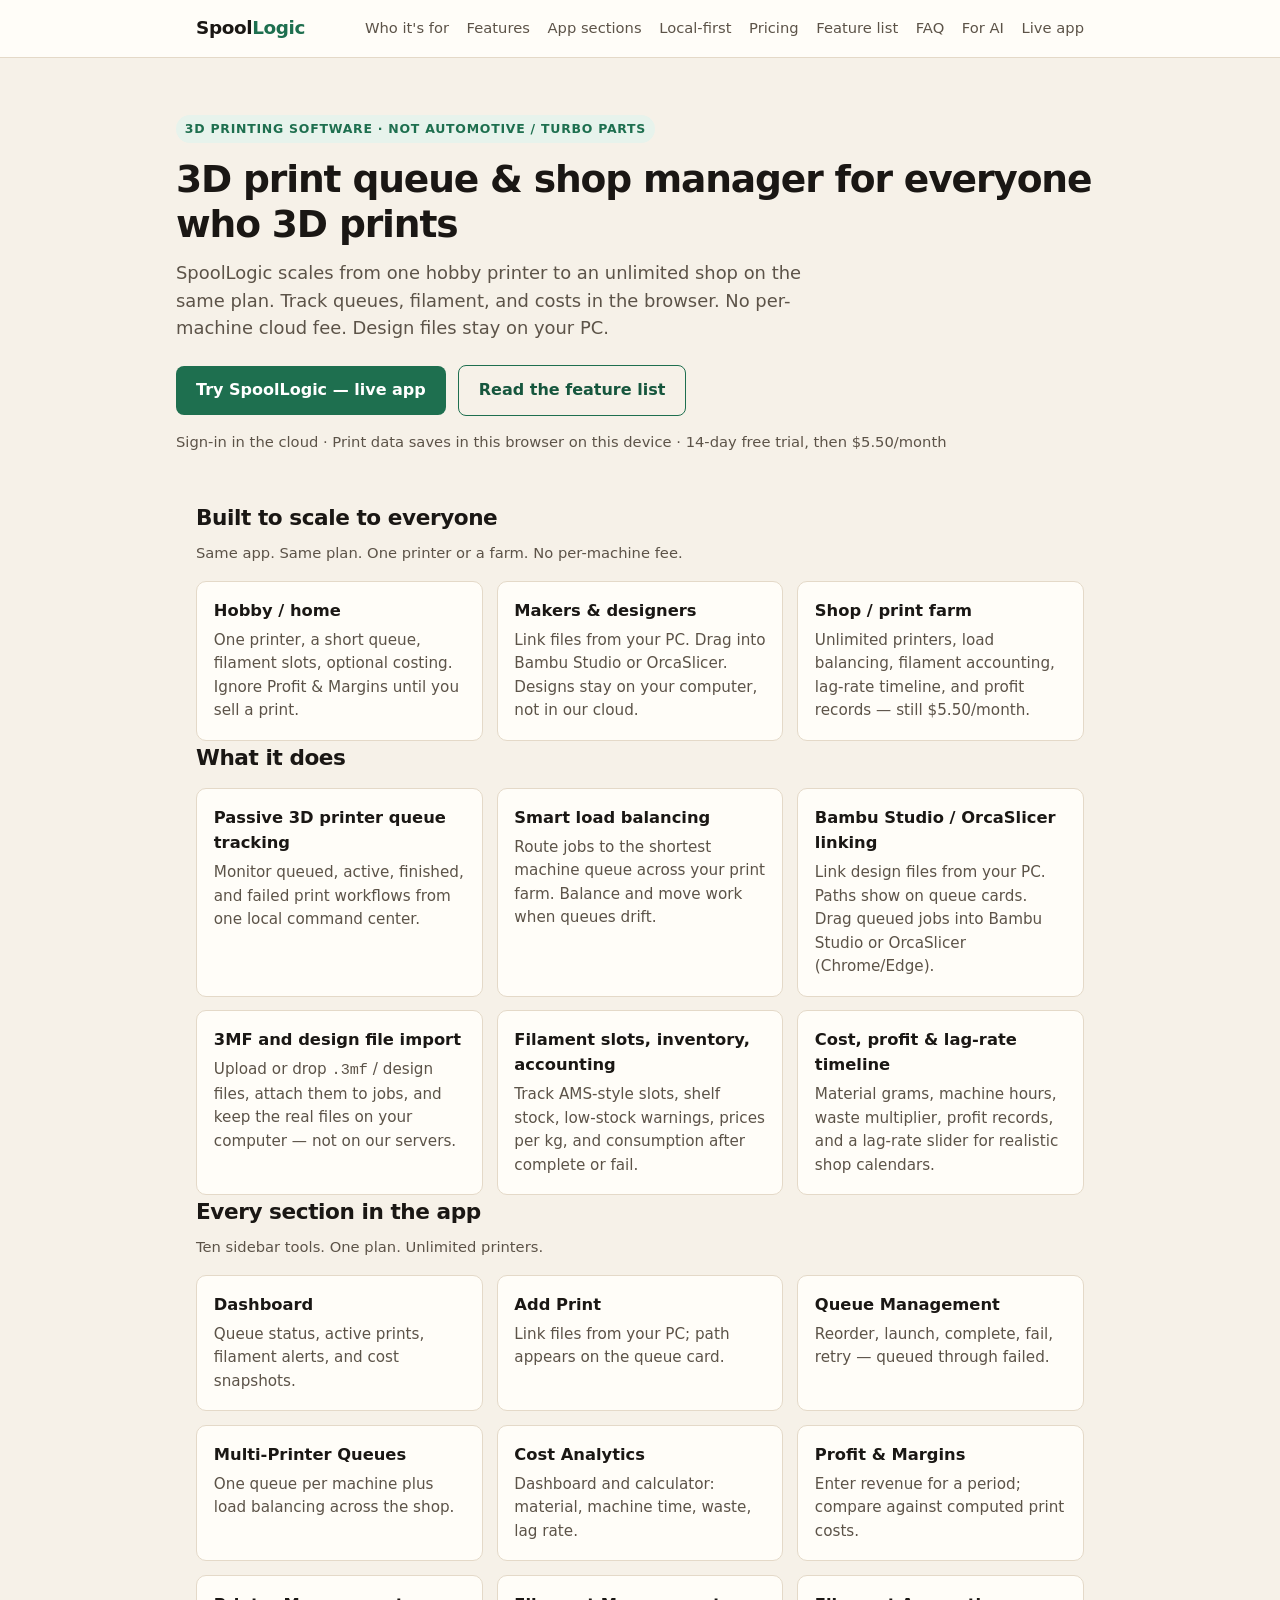
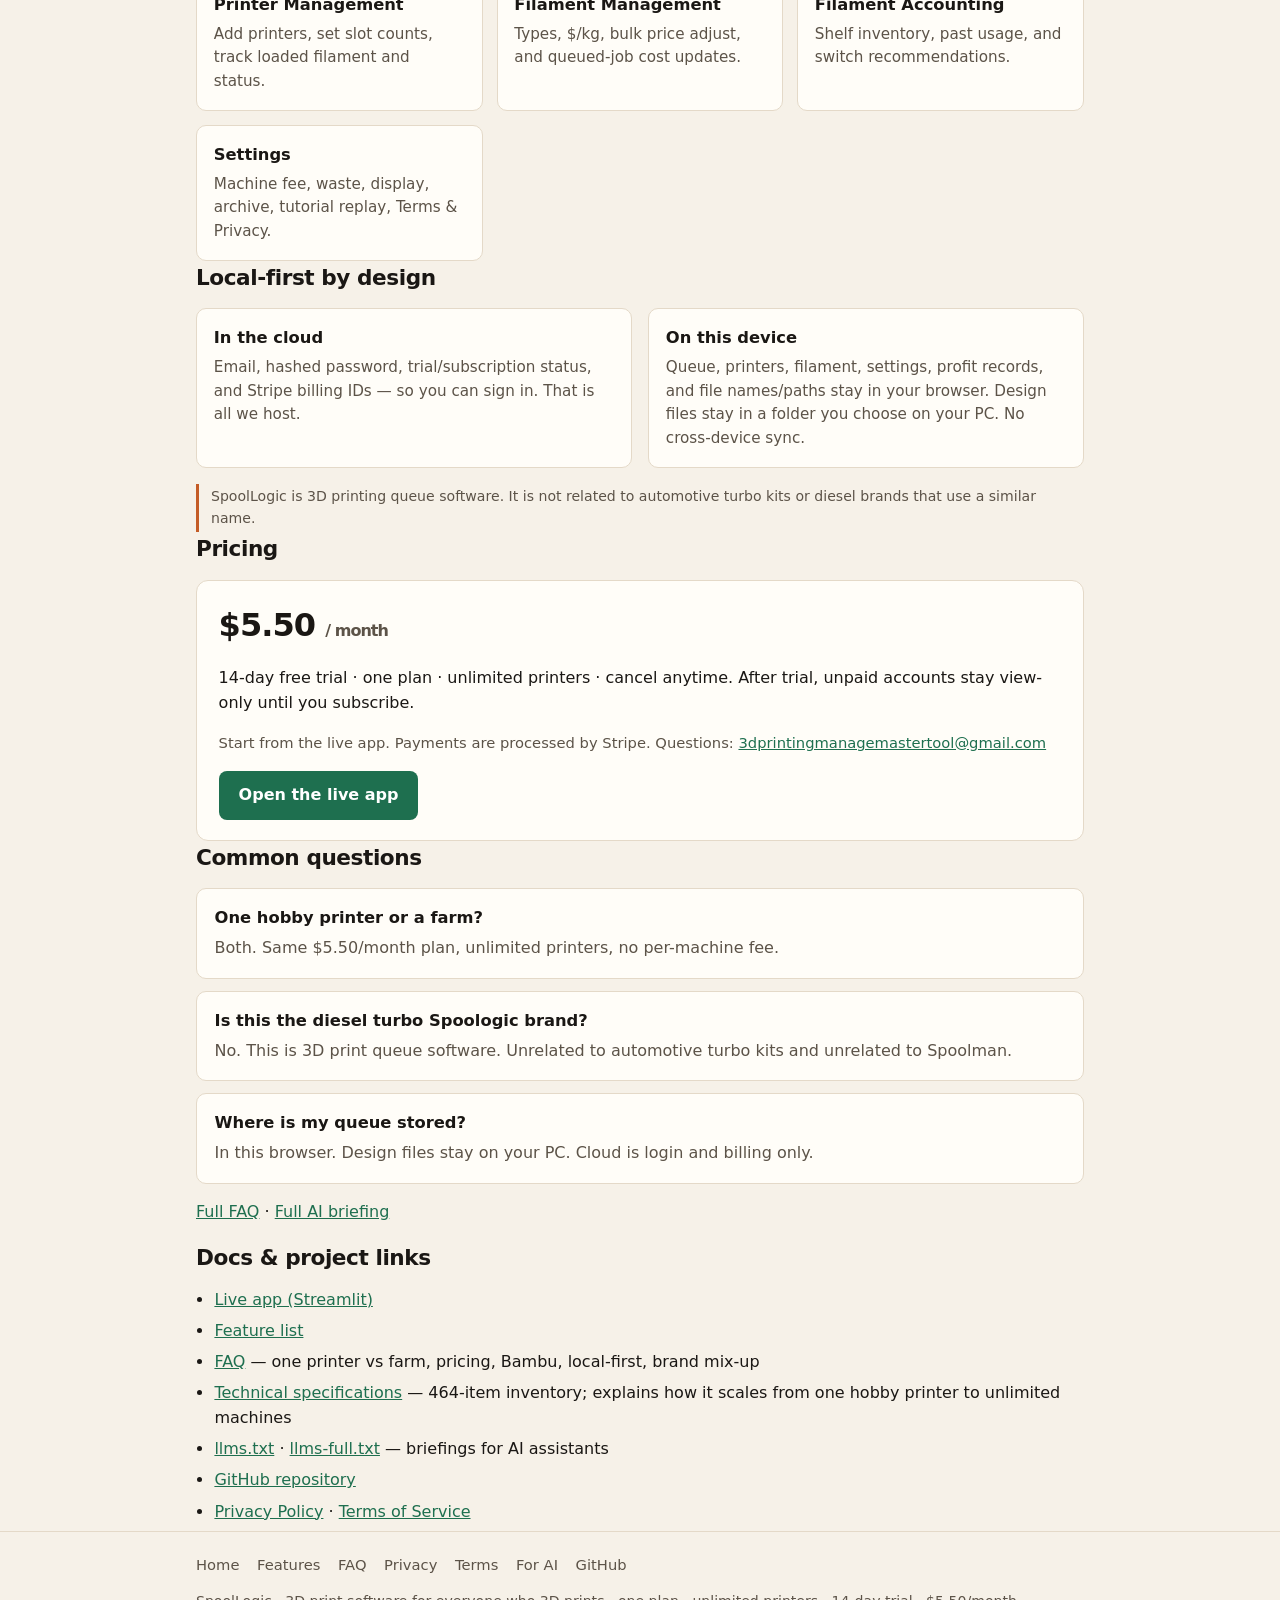
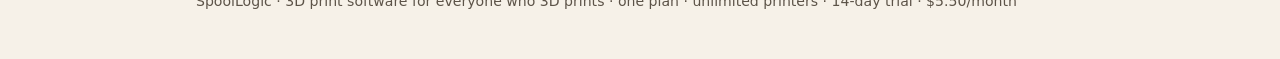
<file: index.html>
<!DOCTYPE html>
<html lang="en">
<head>
  <meta charset="utf-8" />
  <meta name="viewport" content="width=device-width, initial-scale=1" />
  <title>SpoolLogic — 3D Print Queue, Filament &amp; Cost Manager</title>
  <meta name="description" content="SpoolLogic is local-first 3D printing software for everyone who 3D prints — one hobby printer or unlimited machines on the same $5.50/month plan. Queues, filament, costs, Bambu Studio linking. Data stays in your browser." />
  <meta name="google-site-verification" content="V5cNa2lFgBvPT-PLfeONxjAhbhvVq09JioykmrJnUzQ" />
  <meta name="keywords" content="SpoolLogic, Spool-Logic, 3D print queue manager, Bambu Lab queue, print farm software, filament inventory, 3MF import, local-first 3D printing, print cost calculator" />
  <link rel="canonical" href="https://spool-logic.github.io/Spool-Logic/" />
  <link rel="icon" href="favicon.svg" type="image/svg+xml" />
  <meta property="og:type" content="website" />
  <meta property="og:title" content="SpoolLogic — 3D Print Queue &amp; Shop Manager" />
  <meta property="og:description" content="Local-first 3D printing software: smart queues, filament slots, costs, and Bambu Studio / OrcaSlicer file linking. 14-day trial, then $5.50/month." />
  <meta property="og:url" content="https://spool-logic.github.io/Spool-Logic/" />
  <meta name="twitter:card" content="summary_large_image" />
  <meta name="twitter:title" content="SpoolLogic — 3D Print Queue &amp; Shop Manager" />
  <meta name="twitter:description" content="Local-first 3D print queue, filament inventory, and cost manager for everyone who 3D prints." />
  <meta property="og:image" content="https://spool-logic.github.io/Spool-Logic/og-image.svg" />
  <meta name="twitter:image" content="https://spool-logic.github.io/Spool-Logic/og-image.svg" />
  <link rel="stylesheet" href="css/site.css" />
  <script type="application/ld+json">
  {
    "@context": "https://schema.org",
    "@type": "SoftwareApplication",
    "name": "SpoolLogic",
    "alternateName": ["Spool-Logic", "Spool Logic"],
    "applicationCategory": "BusinessApplication",
    "applicationSubCategory": "3D printing queue and shop manager",
    "operatingSystem": "Web browser",
    "url": "https://spoollogic.streamlit.app/",
    "sameAs": [
      "https://github.com/Spool-Logic/Spool-Logic",
      "https://spool-logic.github.io/Spool-Logic/"
    ],
    "description": "Local-first 3D print queue and shop manager for everyone who 3D prints — hobbyists, makers, classrooms, and small businesses. One plan, unlimited printers, no per-machine fee. Multi-printer load balancing, filament inventory, cost analytics, profit tracking, and Bambu Studio / OrcaSlicer file linking. Shop data stays in the browser; cloud is sign-in and billing only.",
    "audience": {
      "@type": "Audience",
      "audienceType": "Everyone who 3D prints — hobby, home, classroom, and small print business"
    },
    "offers": {
      "@type": "Offer",
      "price": "5.50",
      "priceCurrency": "USD",
      "description": "14-day free trial, then $5.50 per month. Unlimited printers. One plan."
    },
    "featureList": [
      "Dashboard",
      "Add Print",
      "Queue Management",
      "Multi-Printer Queues",
      "Cost Analytics",
      "Profit & Margins",
      "Printer Management",
      "Filament Management",
      "Filament Accounting",
      "Settings"
    ]
  }
  </script>
  <script type="application/ld+json">
  {
    "@context": "https://schema.org",
    "@type": "WebSite",
    "name": "SpoolLogic",
    "alternateName": ["Spool-Logic", "Spool Logic 3D printing"],
    "url": "https://spool-logic.github.io/Spool-Logic/",
    "description": "Public site for SpoolLogic 3D print queue software. Live app at spoollogic.streamlit.app.",
    "publisher": {
      "@type": "Organization",
      "name": "SpoolLogic",
      "url": "https://spool-logic.github.io/Spool-Logic/"
    }
  }
  </script>
</head>
<body>
  <header class="site-header">
    <div class="wrap">
      <a class="brand" href="./">Spool<span>Logic</span></a>
      <nav aria-label="Primary">
        <a href="#scale">Who it's for</a>
        <a href="#features">Features</a>
        <a href="#sections">App sections</a>
        <a href="#data">Local-first</a>
        <a href="#pricing">Pricing</a>
        <a href="features.html">Feature list</a>
        <a href="faq.html">FAQ</a>
        <a href="llms.txt">For AI</a>
        <a href="https://spoollogic.streamlit.app/">Live app</a>
      </nav>
    </div>
  </header>

  <main>
    <div class="wrap hero">
      <p class="eyebrow">3D printing software · not automotive / turbo parts</p>
      <h1>3D print queue &amp; shop manager for everyone who 3D prints</h1>
      <p class="lead">SpoolLogic scales from one hobby printer to an unlimited shop on the same plan. Track queues, filament, and costs in the browser. No per-machine cloud fee. Design files stay on your PC.</p>
      <div class="cta-row">
        <a class="cta" href="https://spoollogic.streamlit.app/">Try SpoolLogic — live app</a>
        <a class="cta cta-secondary" href="features.html">Read the feature list</a>
      </div>
      <p class="fine">Sign-in in the cloud · Print data saves in this browser on this device · 14-day free trial, then $5.50/month</p>
    </div>

    <section class="wrap" id="scale">
      <h2>Built to scale to everyone</h2>
      <p class="fine" style="margin-top:-0.35rem;margin-bottom:1rem;">Same app. Same plan. One printer or a farm. No per-machine fee.</p>
      <div class="grid">
        <article class="card">
          <h3>Hobby / home</h3>
          <p>One printer, a short queue, filament slots, optional costing. Ignore Profit &amp; Margins until you sell a print.</p>
        </article>
        <article class="card">
          <h3>Makers &amp; designers</h3>
          <p>Link files from your PC. Drag into Bambu Studio or OrcaSlicer. Designs stay on your computer, not in our cloud.</p>
        </article>
        <article class="card">
          <h3>Shop / print farm</h3>
          <p>Unlimited printers, load balancing, filament accounting, lag-rate timeline, and profit records — still $5.50/month.</p>
        </article>
      </div>
    </section>

    <section class="wrap" id="features">
      <h2>What it does</h2>
      <div class="grid">
        <article class="card">
          <h3>Passive 3D printer queue tracking</h3>
          <p>Monitor queued, active, finished, and failed print workflows from one local command center.</p>
        </article>
        <article class="card">
          <h3>Smart load balancing</h3>
          <p>Route jobs to the shortest machine queue across your print farm. Balance and move work when queues drift.</p>
        </article>
        <article class="card">
          <h3>Bambu Studio / OrcaSlicer linking</h3>
          <p>Link design files from your PC. Paths show on queue cards. Drag queued jobs into Bambu Studio or OrcaSlicer (Chrome/Edge).</p>
        </article>
        <article class="card">
          <h3>3MF and design file import</h3>
          <p>Upload or drop <code>.3mf</code> / design files, attach them to jobs, and keep the real files on your computer — not on our servers.</p>
        </article>
        <article class="card">
          <h3>Filament slots, inventory, accounting</h3>
          <p>Track AMS-style slots, shelf stock, low-stock warnings, prices per kg, and consumption after complete or fail.</p>
        </article>
        <article class="card">
          <h3>Cost, profit &amp; lag-rate timeline</h3>
          <p>Material grams, machine hours, waste multiplier, profit records, and a lag-rate slider for realistic shop calendars.</p>
        </article>
      </div>
    </section>

    <section class="wrap" id="sections">
      <h2>Every section in the app</h2>
      <p class="fine" style="margin-top:-0.4rem;margin-bottom:1rem;">Ten sidebar tools. One plan. Unlimited printers.</p>
      <div class="grid">
        <article class="card"><h3>Dashboard</h3><p>Queue status, active prints, filament alerts, and cost snapshots.</p></article>
        <article class="card"><h3>Add Print</h3><p>Link files from your PC; path appears on the queue card.</p></article>
        <article class="card"><h3>Queue Management</h3><p>Reorder, launch, complete, fail, retry — queued through failed.</p></article>
        <article class="card"><h3>Multi-Printer Queues</h3><p>One queue per machine plus load balancing across the shop.</p></article>
        <article class="card"><h3>Cost Analytics</h3><p>Dashboard and calculator: material, machine time, waste, lag rate.</p></article>
        <article class="card"><h3>Profit &amp; Margins</h3><p>Enter revenue for a period; compare against computed print costs.</p></article>
        <article class="card"><h3>Printer Management</h3><p>Add printers, set slot counts, track loaded filament and status.</p></article>
        <article class="card"><h3>Filament Management</h3><p>Types, $/kg, bulk price adjust, and queued-job cost updates.</p></article>
        <article class="card"><h3>Filament Accounting</h3><p>Shelf inventory, past usage, and switch recommendations.</p></article>
        <article class="card"><h3>Settings</h3><p>Machine fee, waste, display, archive, tutorial replay, Terms &amp; Privacy.</p></article>
      </div>
    </section>

    <section class="wrap" id="data">
      <h2>Local-first by design</h2>
      <div class="split">
        <article class="card">
          <h3>In the cloud</h3>
          <p>Email, hashed password, trial/subscription status, and Stripe billing IDs — so you can sign in. That is all we host.</p>
        </article>
        <article class="card">
          <h3>On this device</h3>
          <p>Queue, printers, filament, settings, profit records, and file names/paths stay in your browser. Design files stay in a folder you choose on your PC. No cross-device sync.</p>
        </article>
      </div>
      <p class="note">SpoolLogic is 3D printing queue software. It is not related to automotive turbo kits or diesel brands that use a similar name.</p>
    </section>

    <section class="wrap" id="pricing">
      <h2>Pricing</h2>
      <div class="price">
        <div class="amount">$5.50 <small>/ month</small></div>
        <p>14-day free trial · one plan · unlimited printers · cancel anytime. After trial, unpaid accounts stay view-only until you subscribe.</p>
        <p class="fine">Start from the live app. Payments are processed by Stripe. Questions: <a href="mailto:3dprintingmanagemastertool@gmail.com">3dprintingmanagemastertool@gmail.com</a></p>
        <p style="margin-bottom:0;"><a class="cta" href="https://spoollogic.streamlit.app/">Open the live app</a></p>
      </div>
    </section>

    <section class="wrap" id="faq">
      <h2>Common questions</h2>
      <ul class="faq-list">
        <li>
          <h3>One hobby printer or a farm?</h3>
          <p>Both. Same $5.50/month plan, unlimited printers, no per-machine fee.</p>
        </li>
        <li>
          <h3>Is this the diesel turbo Spoologic brand?</h3>
          <p>No. This is 3D print queue software. Unrelated to automotive turbo kits and unrelated to Spoolman.</p>
        </li>
        <li>
          <h3>Where is my queue stored?</h3>
          <p>In this browser. Design files stay on your PC. Cloud is login and billing only.</p>
        </li>
      </ul>
      <p><a href="faq.html">Full FAQ</a> · <a href="llms-full.txt">Full AI briefing</a></p>
    </section>

    <section class="wrap">
      <h2>Docs &amp; project links</h2>
      <ul class="plain">
        <li><a href="https://spoollogic.streamlit.app/">Live app (Streamlit)</a></li>
        <li><a href="features.html">Feature list</a></li>
        <li><a href="faq.html">FAQ</a> — one printer vs farm, pricing, Bambu, local-first, brand mix-up</li>
        <li><a href="https://github.com/Spool-Logic/Spool-Logic/blob/main/TECHNICAL_SPECIFICATIONS.md">Technical specifications</a> — 464-item inventory; explains how it scales from one hobby printer to unlimited machines</li>
        <li><a href="llms.txt">llms.txt</a> · <a href="llms-full.txt">llms-full.txt</a> — briefings for AI assistants</li>
        <li><a href="https://github.com/Spool-Logic/Spool-Logic">GitHub repository</a></li>
        <li><a href="privacy.html">Privacy Policy</a> · <a href="terms.html">Terms of Service</a></li>
      </ul>
    </section>
  </main>

  <footer class="site-footer">
    <div class="wrap">
      <nav aria-label="Footer">
        <a href="./">Home</a>
        <a href="features.html">Features</a>
        <a href="faq.html">FAQ</a>
        <a href="privacy.html">Privacy</a>
        <a href="terms.html">Terms</a>
        <a href="llms.txt">For AI</a>
        <a href="https://github.com/Spool-Logic/Spool-Logic">GitHub</a>
      </nav>
      <p>SpoolLogic · 3D print software for everyone who 3D prints · one plan · unlimited printers · 14-day trial · $5.50/month</p>
    </div>
  </footer>
</body>
</html>
</file>
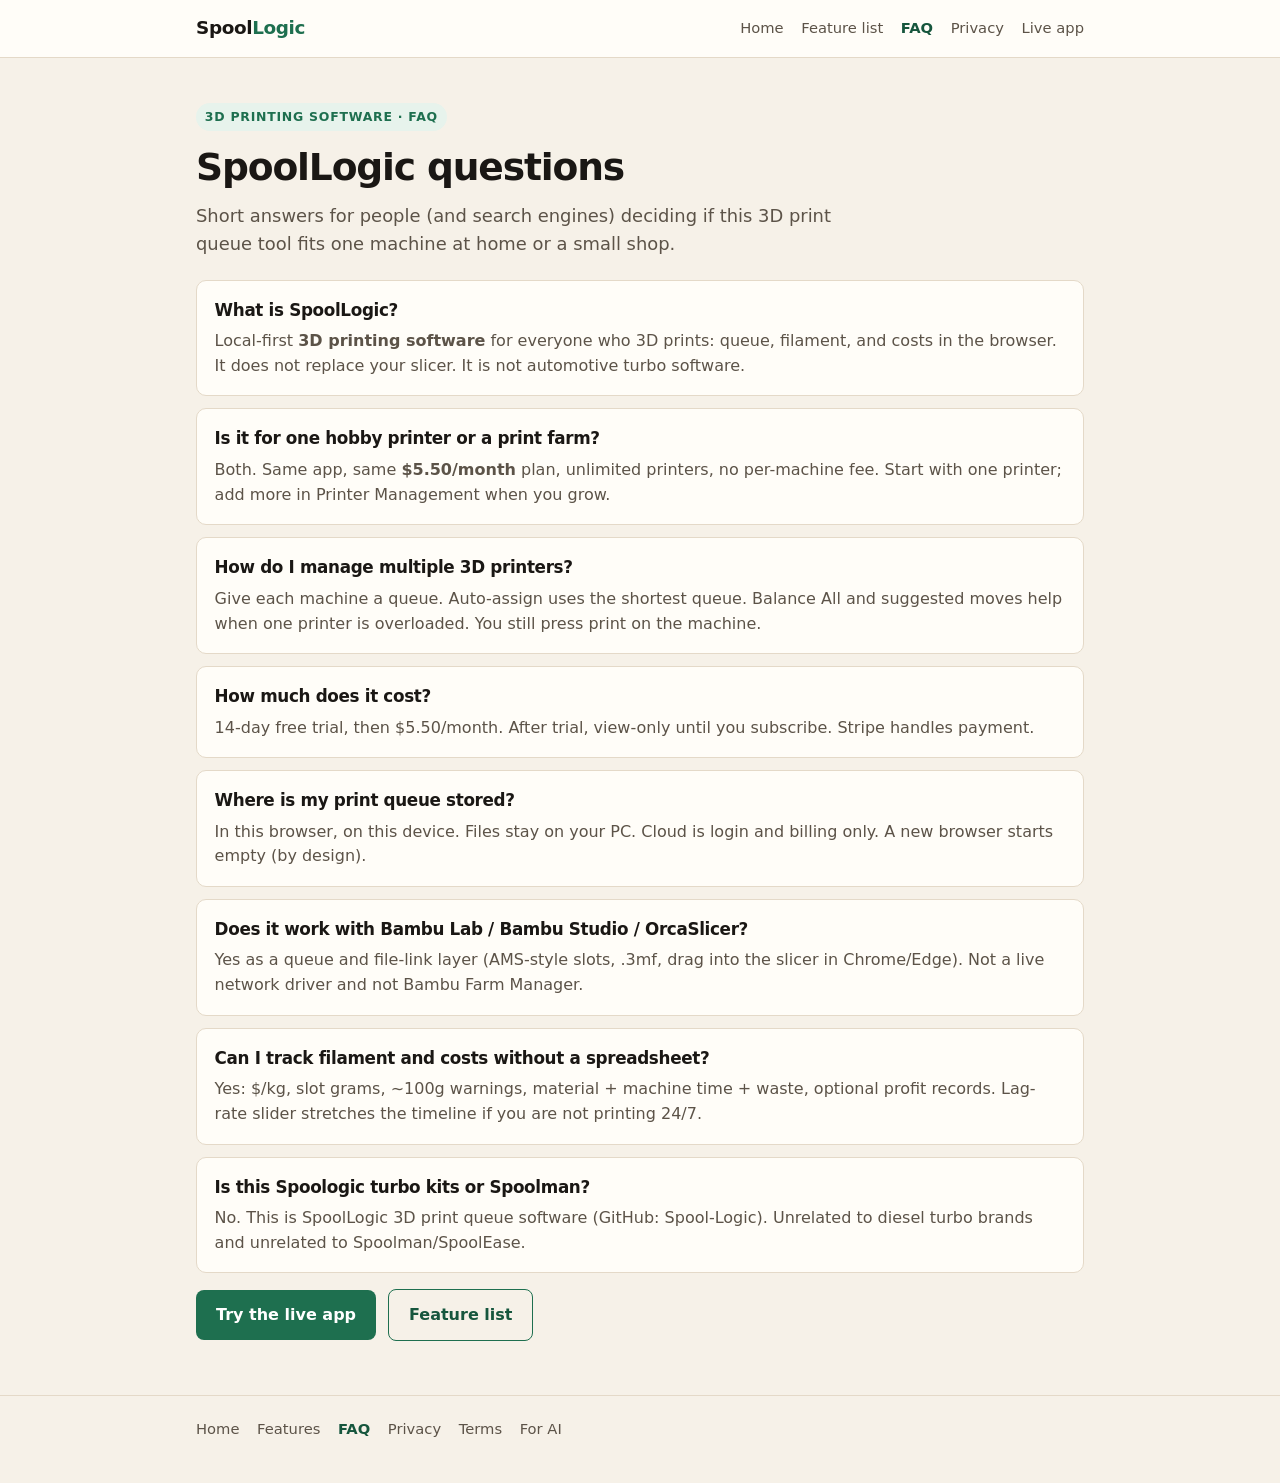
<file: faq.html>
<!DOCTYPE html>
<html lang="en">
<head>
  <meta charset="utf-8" />
  <meta name="viewport" content="width=device-width, initial-scale=1" />
  <title>SpoolLogic FAQ — 3D print queue manager for everyone</title>
  <meta name="description" content="FAQ for SpoolLogic 3D printing software: one hobby printer or unlimited machines, $5.50/month, local-first queues, Bambu Studio linking, filament and cost tracking. Not the diesel turbo brand." />
  <link rel="canonical" href="https://spool-logic.github.io/Spool-Logic/faq.html" />
  <link rel="icon" href="favicon.svg" type="image/svg+xml" />
  <meta property="og:type" content="website" />
  <meta property="og:title" content="SpoolLogic FAQ — 3D print queue software" />
  <meta property="og:description" content="Does it scale from one printer to a farm? Pricing, Bambu Studio, local-first data, and the diesel-brand mix-up." />
  <meta property="og:url" content="https://spool-logic.github.io/Spool-Logic/faq.html" />
  <meta property="og:image" content="https://spool-logic.github.io/Spool-Logic/og-image.svg" />
  <meta name="twitter:card" content="summary_large_image" />
  <meta name="twitter:image" content="https://spool-logic.github.io/Spool-Logic/og-image.svg" />
  <link rel="stylesheet" href="css/site.css" />
  <script type="application/ld+json">
  {
    "@context": "https://schema.org",
    "@type": "FAQPage",
    "mainEntity": [
      {
        "@type": "Question",
        "name": "What is SpoolLogic?",
        "acceptedAnswer": {
          "@type": "Answer",
          "text": "SpoolLogic is local-first 3D printing software for everyone who 3D prints. It is a browser-based print queue and shop manager: queues, filament inventory, job costs, and Bambu Studio / OrcaSlicer file linking. It does not replace your slicer or printer firmware. It is not automotive turbo or diesel software of a similar name."
        }
      },
      {
        "@type": "Question",
        "name": "Is SpoolLogic for one hobby printer or a print farm?",
        "acceptedAnswer": {
          "@type": "Answer",
          "text": "Both. The same app and the same $5.50/month plan cover one machine at home and unlimited printers in a small shop. There is no per-printer fee and no business tier. Start with one printer and PLA; add machines, costing, and margins when you need them."
        }
      },
      {
        "@type": "Question",
        "name": "How do I manage multiple 3D printers with SpoolLogic?",
        "acceptedAnswer": {
          "@type": "Answer",
          "text": "Add each printer in Printer Management. Multi-Printer Queues shows one queue per machine. Jobs can auto-assign to the shortest queue. Balance All Queues and suggested moves help when load drifts. You still start prints on the physical printer; the app tracks and plans."
        }
      },
      {
        "@type": "Question",
        "name": "How much does SpoolLogic cost?",
        "acceptedAnswer": {
          "@type": "Answer",
          "text": "14-day free trial, then $5.50 per month. One plan, unlimited printers. After trial, unpaid accounts stay view-only until you subscribe. Cancel anytime through Stripe billing in the app."
        }
      },
      {
        "@type": "Question",
        "name": "Where is my 3D print queue stored?",
        "acceptedAnswer": {
          "@type": "Answer",
          "text": "Queue, printers, filament, and settings stay in your browser on this device. Design files stay in a folder on your PC. The cloud stores only account sign-in and Stripe billing. There is no cross-device sync."
        }
      },
      {
        "@type": "Question",
        "name": "Does SpoolLogic work with Bambu Lab, Bambu Studio, and OrcaSlicer?",
        "acceptedAnswer": {
          "@type": "Answer",
          "text": "Yes as a workflow layer: AMS-style filament slots, .3mf linking, and drag from the queue into Bambu Studio or OrcaSlicer in Chrome or Edge. It does not replace Bambu Farm Manager, Bambu Studio, or printer firmware. Printer status in the app is running, finished, or offline — not a live MQTT driver."
        }
      },
      {
        "@type": "Question",
        "name": "Can I track filament inventory and print costs without a spreadsheet?",
        "acceptedAnswer": {
          "@type": "Answer",
          "text": "Yes. Filament Management stores $/kg. Slots track type, color, and remaining grams, with low-stock warnings around 100g. Cost Analytics uses material grams, machine hours, and a waste multiplier. Profit & Margins is optional if you sell prints."
        }
      },
      {
        "@type": "Question",
        "name": "Is SpoolLogic the same as Spoologic turbo kits or Spoolman?",
        "acceptedAnswer": {
          "@type": "Answer",
          "text": "No. SpoolLogic (Spool-Logic) is 3D print queue software. It is unrelated to automotive Spoologic diesel turbo parts, and it is not Spoolman or SpoolEase filament firmware projects."
        }
      }
    ]
  }
  </script>
</head>
<body>
  <header class="site-header">
    <div class="wrap">
      <a class="brand" href="./">Spool<span>Logic</span></a>
      <nav aria-label="Primary">
        <a href="./">Home</a>
        <a href="features.html">Feature list</a>
        <a href="faq.html" aria-current="page">FAQ</a>
        <a href="privacy.html">Privacy</a>
        <a href="https://spoollogic.streamlit.app/">Live app</a>
      </nav>
    </div>
  </header>

  <main class="wrap" style="padding-top:2rem;padding-bottom:2.5rem;">
    <p class="eyebrow">3D printing software · FAQ</p>
    <h1>SpoolLogic questions</h1>
    <p class="lead">Short answers for people (and search engines) deciding if this 3D print queue tool fits one machine at home or a small shop.</p>

    <ul class="faq-list">
      <li>
        <h2>What is SpoolLogic?</h2>
        <p>Local-first <strong>3D printing software</strong> for everyone who 3D prints: queue, filament, and costs in the browser. It does not replace your slicer. It is not automotive turbo software.</p>
      </li>
      <li>
        <h2>Is it for one hobby printer or a print farm?</h2>
        <p>Both. Same app, same <strong>$5.50/month</strong> plan, unlimited printers, no per-machine fee. Start with one printer; add more in Printer Management when you grow.</p>
      </li>
      <li>
        <h2>How do I manage multiple 3D printers?</h2>
        <p>Give each machine a queue. Auto-assign uses the shortest queue. Balance All and suggested moves help when one printer is overloaded. You still press print on the machine.</p>
      </li>
      <li>
        <h2>How much does it cost?</h2>
        <p>14-day free trial, then $5.50/month. After trial, view-only until you subscribe. Stripe handles payment.</p>
      </li>
      <li>
        <h2>Where is my print queue stored?</h2>
        <p>In this browser, on this device. Files stay on your PC. Cloud is login and billing only. A new browser starts empty (by design).</p>
      </li>
      <li>
        <h2>Does it work with Bambu Lab / Bambu Studio / OrcaSlicer?</h2>
        <p>Yes as a queue and file-link layer (AMS-style slots, .3mf, drag into the slicer in Chrome/Edge). Not a live network driver and not Bambu Farm Manager.</p>
      </li>
      <li>
        <h2>Can I track filament and costs without a spreadsheet?</h2>
        <p>Yes: $/kg, slot grams, ~100g warnings, material + machine time + waste, optional profit records. Lag-rate slider stretches the timeline if you are not printing 24/7.</p>
      </li>
      <li>
        <h2>Is this Spoologic turbo kits or Spoolman?</h2>
        <p>No. This is SpoolLogic 3D print queue software (GitHub: Spool-Logic). Unrelated to diesel turbo brands and unrelated to Spoolman/SpoolEase.</p>
      </li>
    </ul>

    <p class="cta-row">
      <a class="cta" href="https://spoollogic.streamlit.app/">Try the live app</a>
      <a class="cta cta-secondary" href="features.html">Feature list</a>
    </p>
  </main>

  <footer class="site-footer">
    <div class="wrap">
      <nav aria-label="Footer">
        <a href="./">Home</a>
        <a href="features.html">Features</a>
        <a href="faq.html" aria-current="page">FAQ</a>
        <a href="privacy.html">Privacy</a>
        <a href="terms.html">Terms</a>
        <a href="llms.txt">For AI</a>
      </nav>
    </div>
  </footer>
</body>
</html>
</file>
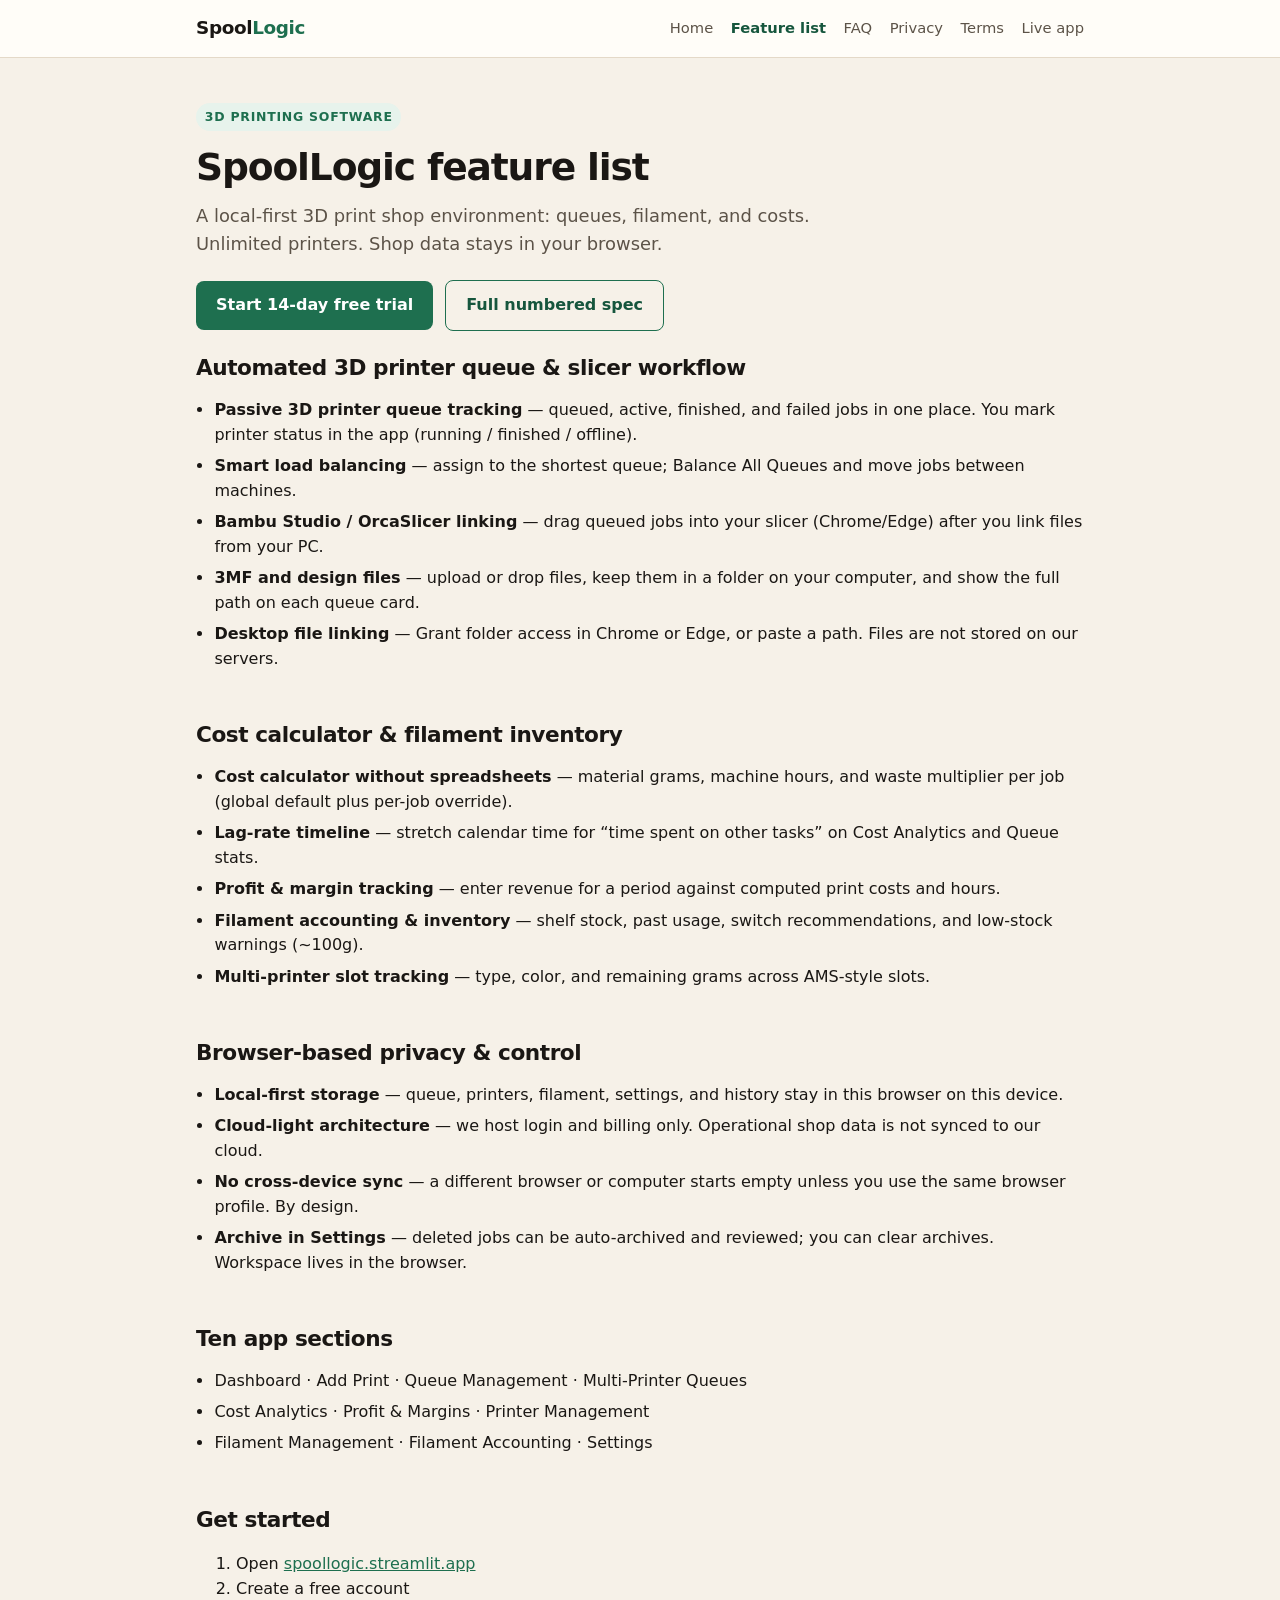
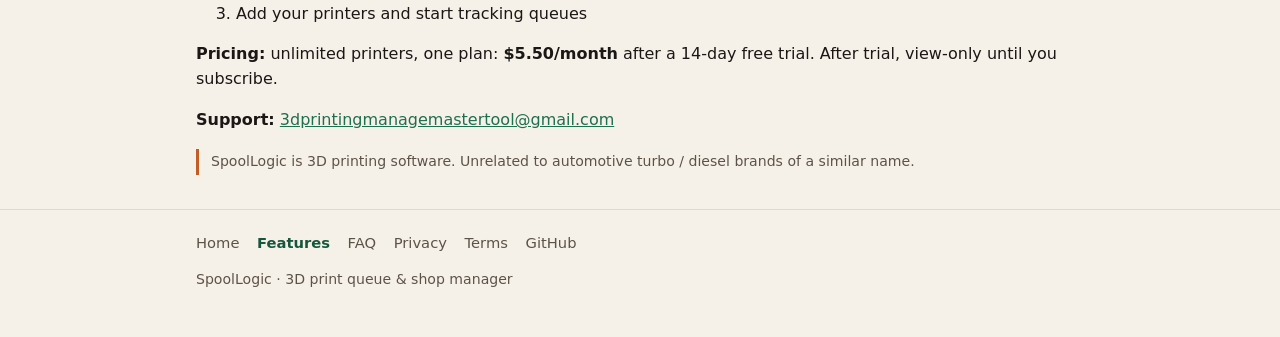
<file: features.html>
<!DOCTYPE html>
<html lang="en">
<head>
  <meta charset="utf-8" />
  <meta name="viewport" content="width=device-width, initial-scale=1" />
  <title>SpoolLogic features — 3D print queue, filament &amp; costs</title>
  <meta name="description" content="SpoolLogic feature list: 3D print queues, multi-printer load balancing, Bambu Studio file linking, filament inventory, cost analytics, profit tracking, and local-first browser storage." />
  <link rel="canonical" href="https://spool-logic.github.io/Spool-Logic/features.html" />
  <link rel="icon" href="favicon.svg" type="image/svg+xml" />
  <meta property="og:title" content="SpoolLogic features — 3D print queue &amp; shop manager" />
  <meta property="og:description" content="Queues, filament, costs, and Bambu workflow — local-first 3D printing software." />
  <meta property="og:url" content="https://spool-logic.github.io/Spool-Logic/features.html" />
  <meta property="og:image" content="https://spool-logic.github.io/Spool-Logic/og-image.svg" />
  <meta name="twitter:card" content="summary_large_image" />
  <link rel="stylesheet" href="css/site.css" />
</head>
<body>
  <header class="site-header">
    <div class="wrap">
      <a class="brand" href="./">Spool<span>Logic</span></a>
      <nav aria-label="Primary">
        <a href="./">Home</a>
        <a href="features.html" aria-current="page">Feature list</a>
        <a href="faq.html">FAQ</a>
        <a href="privacy.html">Privacy</a>
        <a href="terms.html">Terms</a>
        <a href="https://spoollogic.streamlit.app/">Live app</a>
      </nav>
    </div>
  </header>

  <main class="wrap" style="padding-top:2rem;">
    <p class="eyebrow">3D printing software</p>
    <h1>SpoolLogic feature list</h1>
    <p class="lead">A local-first 3D print shop environment: queues, filament, and costs. Unlimited printers. Shop data stays in your browser.</p>
    <p class="cta-row">
      <a class="cta" href="https://spoollogic.streamlit.app/">Start 14-day free trial</a>
      <a class="cta cta-secondary" href="https://github.com/Spool-Logic/Spool-Logic/blob/main/TECHNICAL_SPECIFICATIONS.md">Full numbered spec</a>
    </p>

    <section>
      <h2>Automated 3D printer queue &amp; slicer workflow</h2>
      <ul class="plain">
        <li><strong>Passive 3D printer queue tracking</strong> — queued, active, finished, and failed jobs in one place. You mark printer status in the app (running / finished / offline).</li>
        <li><strong>Smart load balancing</strong> — assign to the shortest queue; Balance All Queues and move jobs between machines.</li>
        <li><strong>Bambu Studio / OrcaSlicer linking</strong> — drag queued jobs into your slicer (Chrome/Edge) after you link files from your PC.</li>
        <li><strong>3MF and design files</strong> — upload or drop files, keep them in a folder on your computer, and show the full path on each queue card.</li>
        <li><strong>Desktop file linking</strong> — Grant folder access in Chrome or Edge, or paste a path. Files are not stored on our servers.</li>
      </ul>
    </section>

    <section>
      <h2>Cost calculator &amp; filament inventory</h2>
      <ul class="plain">
        <li><strong>Cost calculator without spreadsheets</strong> — material grams, machine hours, and waste multiplier per job (global default plus per-job override).</li>
        <li><strong>Lag-rate timeline</strong> — stretch calendar time for “time spent on other tasks” on Cost Analytics and Queue stats.</li>
        <li><strong>Profit &amp; margin tracking</strong> — enter revenue for a period against computed print costs and hours.</li>
        <li><strong>Filament accounting &amp; inventory</strong> — shelf stock, past usage, switch recommendations, and low-stock warnings (~100g).</li>
        <li><strong>Multi-printer slot tracking</strong> — type, color, and remaining grams across AMS-style slots.</li>
      </ul>
    </section>

    <section>
      <h2>Browser-based privacy &amp; control</h2>
      <ul class="plain">
        <li><strong>Local-first storage</strong> — queue, printers, filament, settings, and history stay in this browser on this device.</li>
        <li><strong>Cloud-light architecture</strong> — we host login and billing only. Operational shop data is not synced to our cloud.</li>
        <li><strong>No cross-device sync</strong> — a different browser or computer starts empty unless you use the same browser profile. By design.</li>
        <li><strong>Archive in Settings</strong> — deleted jobs can be auto-archived and reviewed; you can clear archives. Workspace lives in the browser.</li>
      </ul>
    </section>

    <section>
      <h2>Ten app sections</h2>
      <ul class="plain">
        <li>Dashboard · Add Print · Queue Management · Multi-Printer Queues</li>
        <li>Cost Analytics · Profit &amp; Margins · Printer Management</li>
        <li>Filament Management · Filament Accounting · Settings</li>
      </ul>
    </section>

    <section>
      <h2>Get started</h2>
      <ol>
        <li>Open <a href="https://spoollogic.streamlit.app/">spoollogic.streamlit.app</a></li>
        <li>Create a free account</li>
        <li>Add your printers and start tracking queues</li>
      </ol>
      <p><strong>Pricing:</strong> unlimited printers, one plan: <strong>$5.50/month</strong> after a 14-day free trial. After trial, view-only until you subscribe.</p>
      <p><strong>Support:</strong> <a href="mailto:3dprintingmanagemastertool@gmail.com">3dprintingmanagemastertool@gmail.com</a></p>
      <p class="note">SpoolLogic is 3D printing software. Unrelated to automotive turbo / diesel brands of a similar name.</p>
    </section>
  </main>

  <footer class="site-footer">
    <div class="wrap">
      <nav aria-label="Footer">
        <a href="./">Home</a>
        <a href="features.html" aria-current="page">Features</a>
        <a href="faq.html">FAQ</a>
        <a href="privacy.html">Privacy</a>
        <a href="terms.html">Terms</a>
        <a href="https://github.com/Spool-Logic/Spool-Logic">GitHub</a>
      </nav>
      <p>SpoolLogic · 3D print queue &amp; shop manager</p>
    </div>
  </footer>
</body>
</html>
</file>
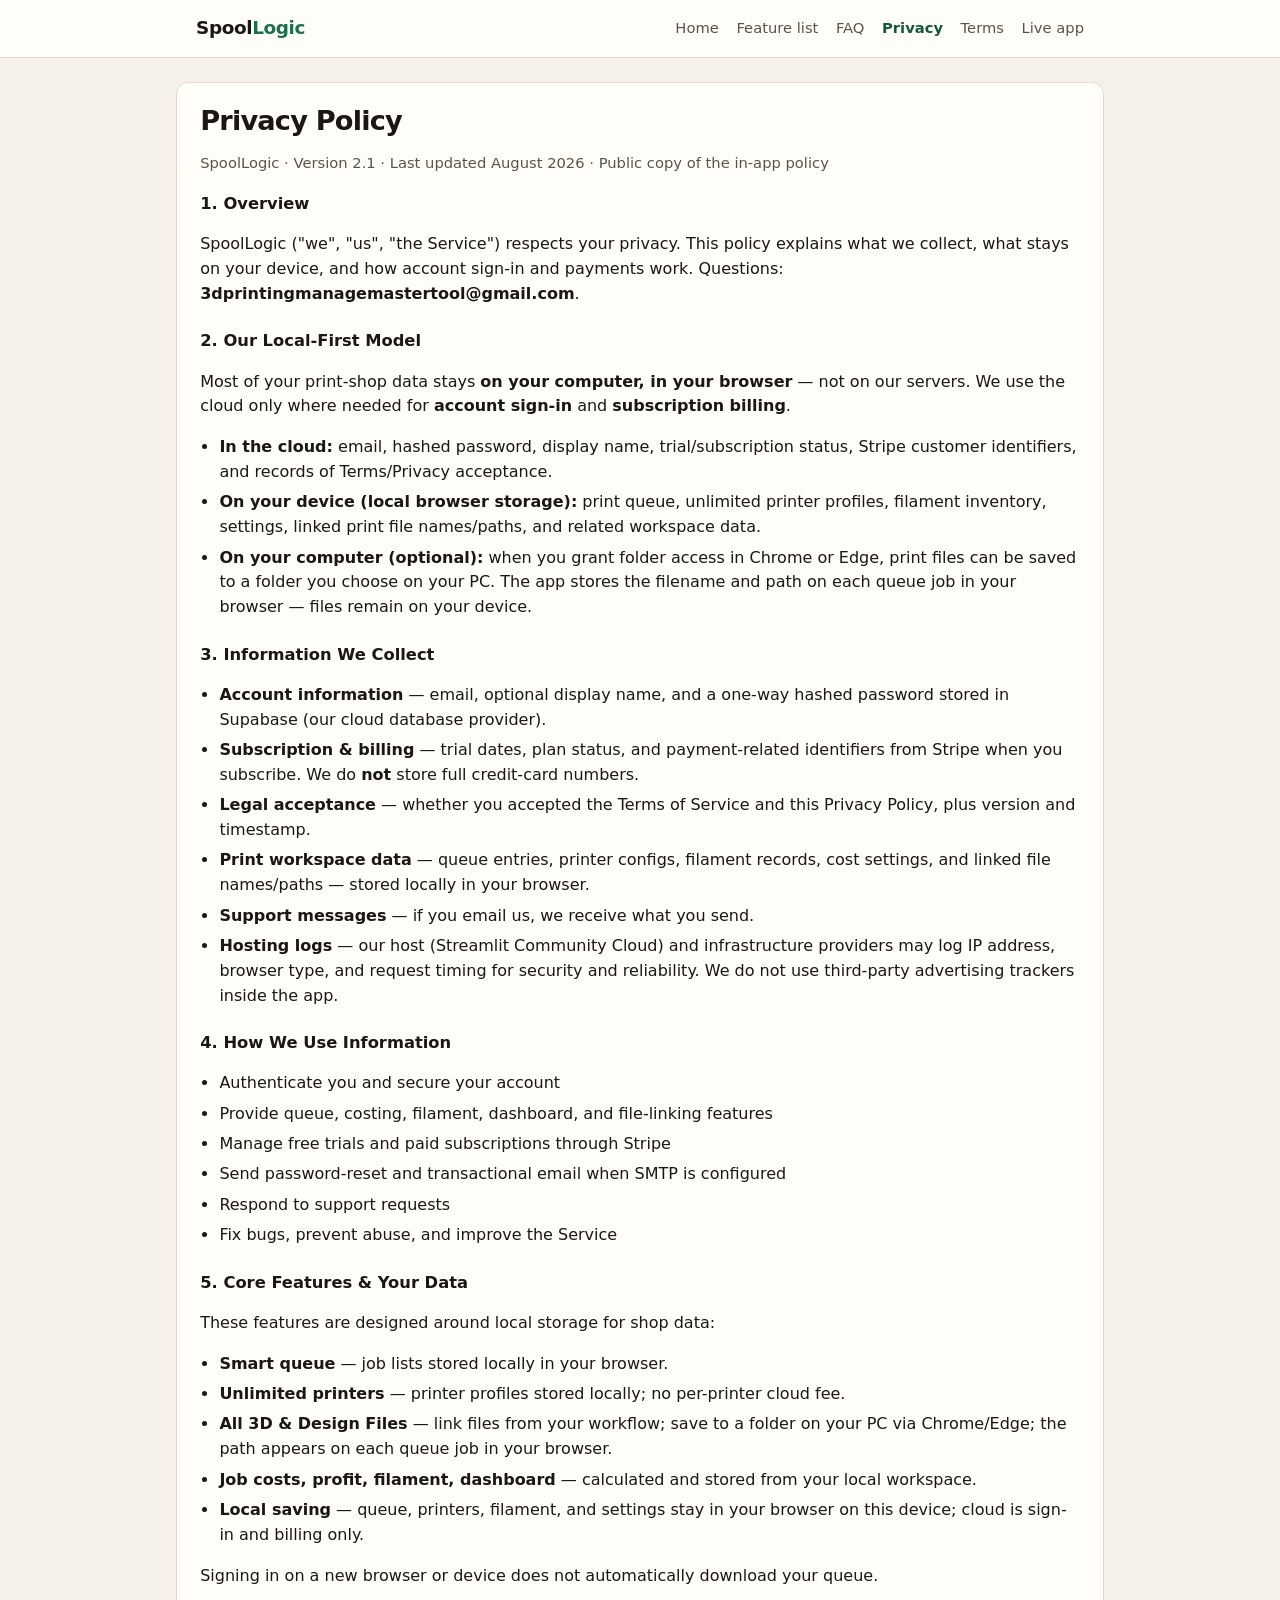
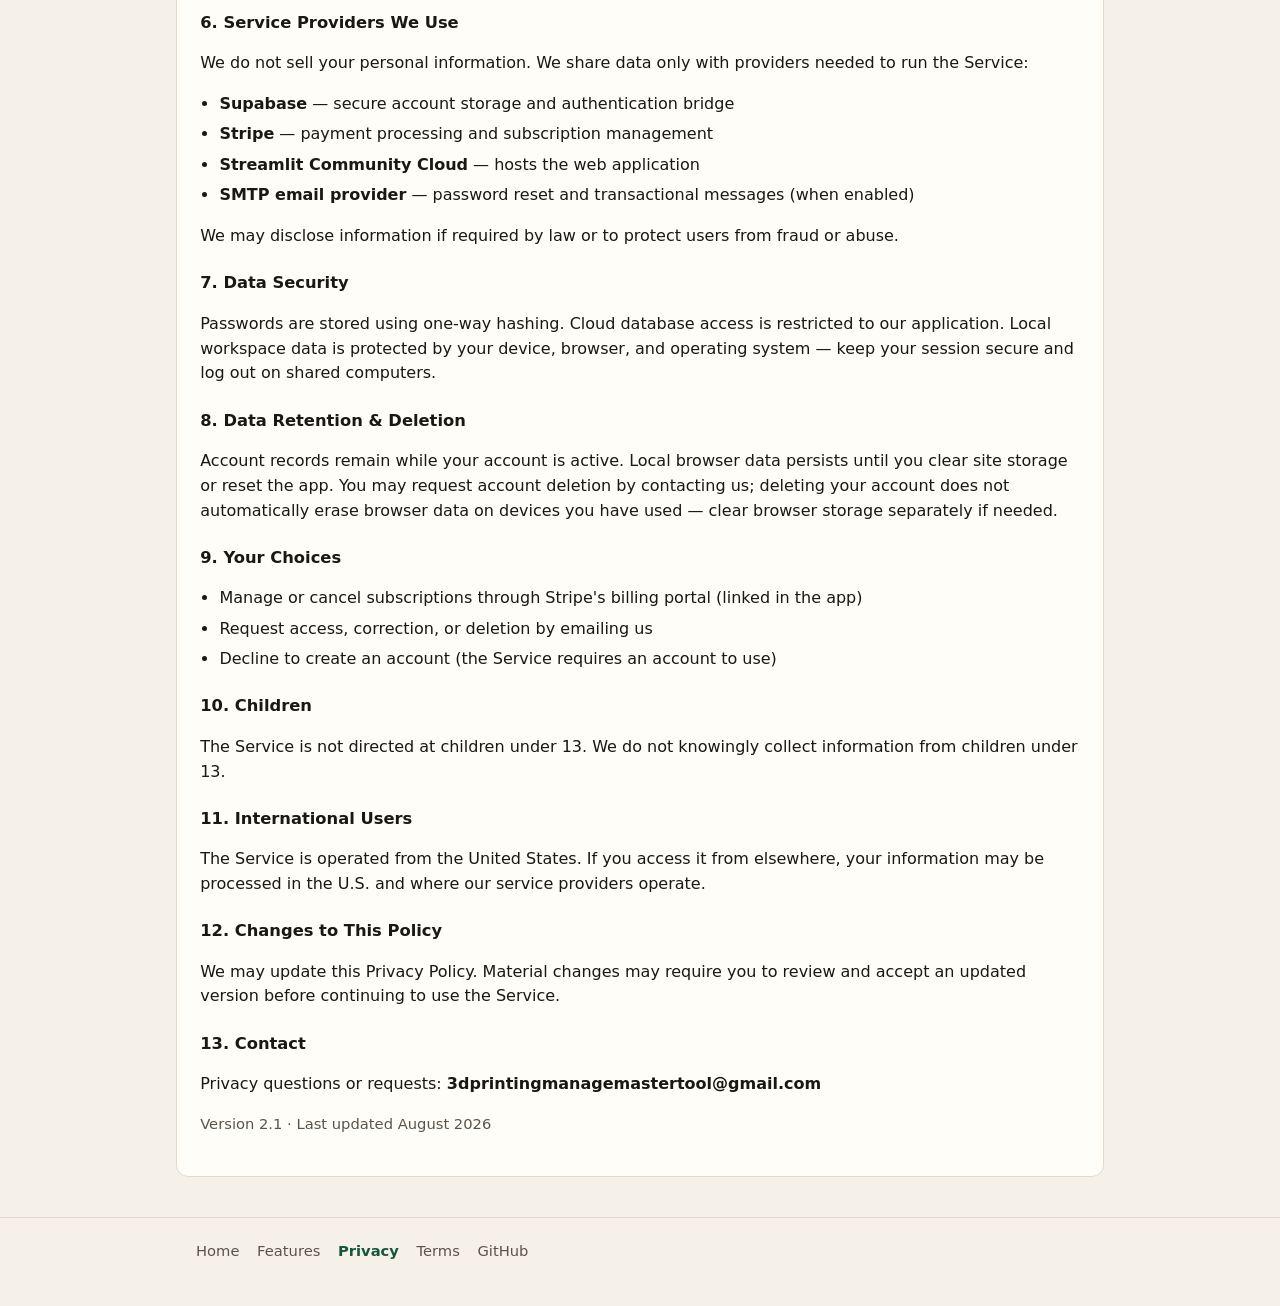
<file: privacy.html>
<!DOCTYPE html>
<html lang="en">
<head>
  <meta charset="utf-8" />
  <meta name="viewport" content="width=device-width, initial-scale=1" />
  <title>Privacy Policy — SpoolLogic 3D print shop software</title>
  <meta name="description" content="SpoolLogic Privacy Policy: local-first 3D print shop data in your browser; cloud used for account sign-in and Stripe billing only." />
  <link rel="canonical" href="https://spool-logic.github.io/Spool-Logic/privacy.html" />
  <link rel="icon" href="favicon.svg" type="image/svg+xml" />
  <meta property="og:image" content="https://spool-logic.github.io/Spool-Logic/og-image.svg" />
  <link rel="stylesheet" href="css/site.css" />
</head>
<body>
  <header class="site-header">
    <div class="wrap">
      <a class="brand" href="./">Spool<span>Logic</span></a>
      <nav aria-label="Primary">
        <a href="./">Home</a>
        <a href="features.html">Feature list</a>
        <a href="faq.html">FAQ</a>
        <a href="privacy.html" aria-current="page">Privacy</a>
        <a href="terms.html">Terms</a>
        <a href="https://spoollogic.streamlit.app/">Live app</a>
      </nav>
    </div>
  </header>

  <article class="wrap legal-body">
    <h1>Privacy Policy</h1>
    <p class="fine">SpoolLogic · Version 2.1 · Last updated August 2026 · Public copy of the in-app policy</p>

    <h3>1. Overview</h3>
    <p>SpoolLogic ("we", "us", "the Service") respects your privacy. This policy explains what we collect, what stays on your device, and how account sign-in and payments work. Questions: <strong>3dprintingmanagemastertool@gmail.com</strong>.</p>

    <h3>2. Our Local-First Model</h3>
    <p>Most of your print-shop data stays <strong>on your computer, in your browser</strong> — not on our servers. We use the cloud only where needed for <strong>account sign-in</strong> and <strong>subscription billing</strong>.</p>
    <ul>
      <li><strong>In the cloud:</strong> email, hashed password, display name, trial/subscription status, Stripe customer identifiers, and records of Terms/Privacy acceptance.</li>
      <li><strong>On your device (local browser storage):</strong> print queue, unlimited printer profiles, filament inventory, settings, linked print file names/paths, and related workspace data.</li>
      <li><strong>On your computer (optional):</strong> when you grant folder access in Chrome or Edge, print files can be saved to a folder you choose on your PC. The app stores the filename and path on each queue job in your browser — files remain on your device.</li>
    </ul>

    <h3>3. Information We Collect</h3>
    <ul>
      <li><strong>Account information</strong> — email, optional display name, and a one-way hashed password stored in Supabase (our cloud database provider).</li>
      <li><strong>Subscription &amp; billing</strong> — trial dates, plan status, and payment-related identifiers from Stripe when you subscribe. We do <strong>not</strong> store full credit-card numbers.</li>
      <li><strong>Legal acceptance</strong> — whether you accepted the Terms of Service and this Privacy Policy, plus version and timestamp.</li>
      <li><strong>Print workspace data</strong> — queue entries, printer configs, filament records, cost settings, and linked file names/paths — stored locally in your browser.</li>
      <li><strong>Support messages</strong> — if you email us, we receive what you send.</li>
      <li><strong>Hosting logs</strong> — our host (Streamlit Community Cloud) and infrastructure providers may log IP address, browser type, and request timing for security and reliability. We do not use third-party advertising trackers inside the app.</li>
    </ul>

    <h3>4. How We Use Information</h3>
    <ul>
      <li>Authenticate you and secure your account</li>
      <li>Provide queue, costing, filament, dashboard, and file-linking features</li>
      <li>Manage free trials and paid subscriptions through Stripe</li>
      <li>Send password-reset and transactional email when SMTP is configured</li>
      <li>Respond to support requests</li>
      <li>Fix bugs, prevent abuse, and improve the Service</li>
    </ul>

    <h3>5. Core Features &amp; Your Data</h3>
    <p>These features are designed around local storage for shop data:</p>
    <ul>
      <li><strong>Smart queue</strong> — job lists stored locally in your browser.</li>
      <li><strong>Unlimited printers</strong> — printer profiles stored locally; no per-printer cloud fee.</li>
      <li><strong>All 3D &amp; Design Files</strong> — link files from your workflow; save to a folder on your PC via Chrome/Edge; the path appears on each queue job in your browser.</li>
      <li><strong>Job costs, profit, filament, dashboard</strong> — calculated and stored from your local workspace.</li>
      <li><strong>Local saving</strong> — queue, printers, filament, and settings stay in your browser on this device; cloud is sign-in and billing only.</li>
    </ul>
    <p>Signing in on a new browser or device does not automatically download your queue.</p>

    <h3>6. Service Providers We Use</h3>
    <p>We do not sell your personal information. We share data only with providers needed to run the Service:</p>
    <ul>
      <li><strong>Supabase</strong> — secure account storage and authentication bridge</li>
      <li><strong>Stripe</strong> — payment processing and subscription management</li>
      <li><strong>Streamlit Community Cloud</strong> — hosts the web application</li>
      <li><strong>SMTP email provider</strong> — password reset and transactional messages (when enabled)</li>
    </ul>
    <p>We may disclose information if required by law or to protect users from fraud or abuse.</p>

    <h3>7. Data Security</h3>
    <p>Passwords are stored using one-way hashing. Cloud database access is restricted to our application. Local workspace data is protected by your device, browser, and operating system — keep your session secure and log out on shared computers.</p>

    <h3>8. Data Retention &amp; Deletion</h3>
    <p>Account records remain while your account is active. Local browser data persists until you clear site storage or reset the app. You may request account deletion by contacting us; deleting your account does not automatically erase browser data on devices you have used — clear browser storage separately if needed.</p>

    <h3>9. Your Choices</h3>
    <ul>
      <li>Manage or cancel subscriptions through Stripe's billing portal (linked in the app)</li>
      <li>Request access, correction, or deletion by emailing us</li>
      <li>Decline to create an account (the Service requires an account to use)</li>
    </ul>

    <h3>10. Children</h3>
    <p>The Service is not directed at children under 13. We do not knowingly collect information from children under 13.</p>

    <h3>11. International Users</h3>
    <p>The Service is operated from the United States. If you access it from elsewhere, your information may be processed in the U.S. and where our service providers operate.</p>

    <h3>12. Changes to This Policy</h3>
    <p>We may update this Privacy Policy. Material changes may require you to review and accept an updated version before continuing to use the Service.</p>

    <h3>13. Contact</h3>
    <p>Privacy questions or requests: <strong>3dprintingmanagemastertool@gmail.com</strong></p>
    <p class="fine">Version 2.1 · Last updated August 2026</p>
  </article>

  <footer class="site-footer">
    <div class="wrap">
      <nav aria-label="Footer">
        <a href="./">Home</a>
        <a href="features.html">Features</a>
        <a href="privacy.html" aria-current="page">Privacy</a>
        <a href="terms.html">Terms</a>
        <a href="https://github.com/Spool-Logic/Spool-Logic">GitHub</a>
      </nav>
    </div>
  </footer>
</body>
</html>
</file>
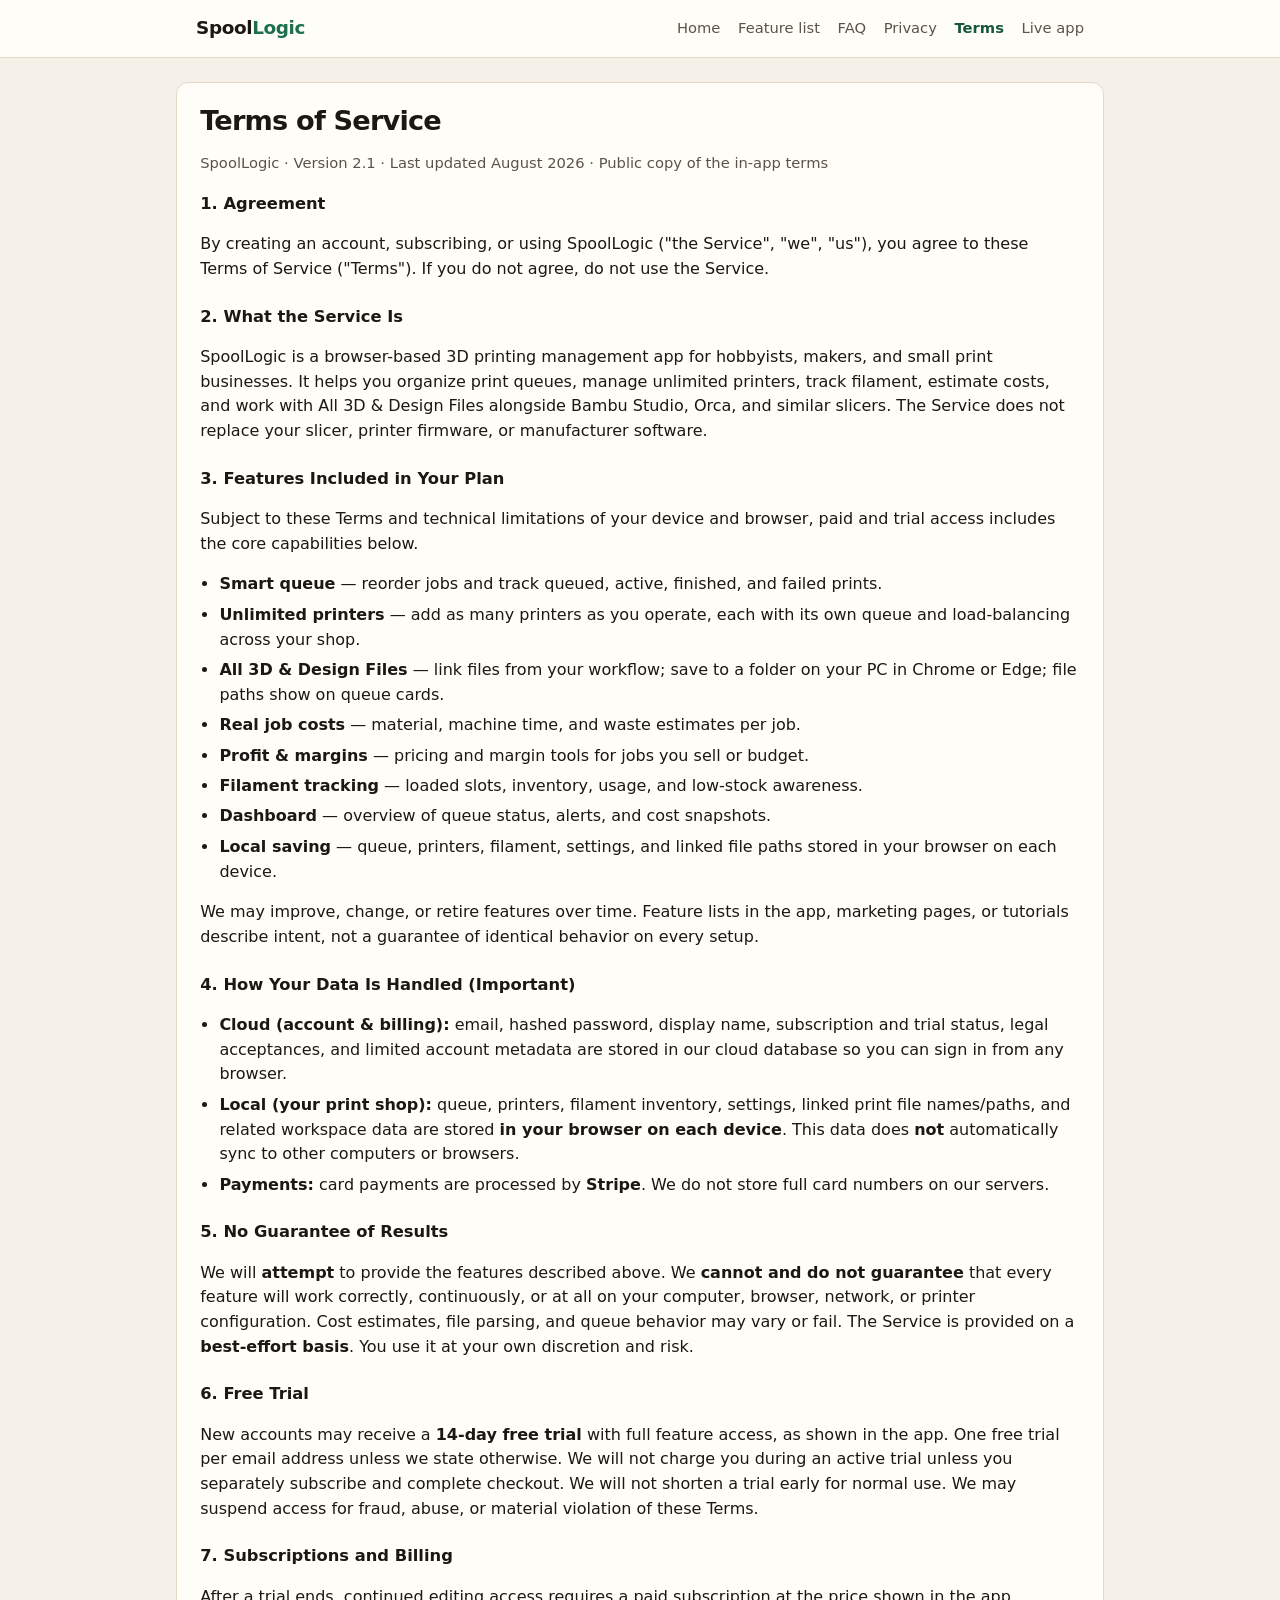
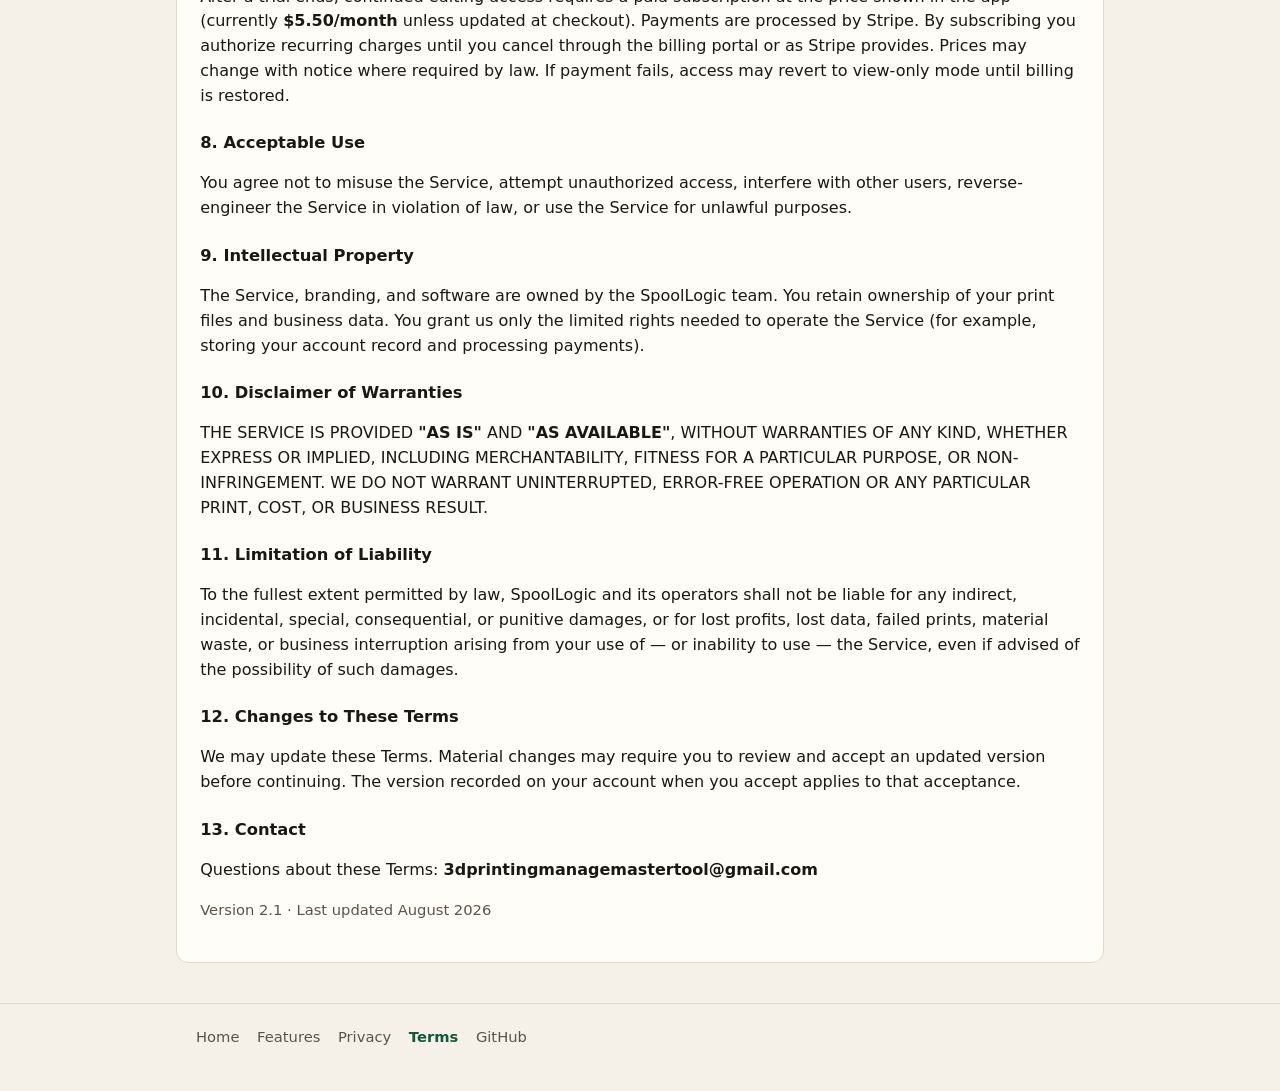
<file: terms.html>
<!DOCTYPE html>
<html lang="en">
<head>
  <meta charset="utf-8" />
  <meta name="viewport" content="width=device-width, initial-scale=1" />
  <title>Terms of Service — SpoolLogic 3D print shop software</title>
  <meta name="description" content="SpoolLogic Terms of Service for the 3D print queue and shop manager: trial, $5.50/month plan, local-first data, and acceptable use." />
  <link rel="canonical" href="https://spool-logic.github.io/Spool-Logic/terms.html" />
  <link rel="icon" href="favicon.svg" type="image/svg+xml" />
  <meta property="og:image" content="https://spool-logic.github.io/Spool-Logic/og-image.svg" />
  <link rel="stylesheet" href="css/site.css" />
</head>
<body>
  <header class="site-header">
    <div class="wrap">
      <a class="brand" href="./">Spool<span>Logic</span></a>
      <nav aria-label="Primary">
        <a href="./">Home</a>
        <a href="features.html">Feature list</a>
        <a href="faq.html">FAQ</a>
        <a href="privacy.html">Privacy</a>
        <a href="terms.html" aria-current="page">Terms</a>
        <a href="https://spoollogic.streamlit.app/">Live app</a>
      </nav>
    </div>
  </header>

  <article class="wrap legal-body">
    <h1>Terms of Service</h1>
    <p class="fine">SpoolLogic · Version 2.1 · Last updated August 2026 · Public copy of the in-app terms</p>

    <h3>1. Agreement</h3>
    <p>By creating an account, subscribing, or using SpoolLogic ("the Service", "we", "us"), you agree to these Terms of Service ("Terms"). If you do not agree, do not use the Service.</p>

    <h3>2. What the Service Is</h3>
    <p>SpoolLogic is a browser-based 3D printing management app for hobbyists, makers, and small print businesses. It helps you organize print queues, manage unlimited printers, track filament, estimate costs, and work with All 3D &amp; Design Files alongside Bambu Studio, Orca, and similar slicers. The Service does not replace your slicer, printer firmware, or manufacturer software.</p>

    <h3>3. Features Included in Your Plan</h3>
    <p>Subject to these Terms and technical limitations of your device and browser, paid and trial access includes the core capabilities below.</p>
    <ul>
      <li><strong>Smart queue</strong> — reorder jobs and track queued, active, finished, and failed prints.</li>
      <li><strong>Unlimited printers</strong> — add as many printers as you operate, each with its own queue and load-balancing across your shop.</li>
      <li><strong>All 3D &amp; Design Files</strong> — link files from your workflow; save to a folder on your PC in Chrome or Edge; file paths show on queue cards.</li>
      <li><strong>Real job costs</strong> — material, machine time, and waste estimates per job.</li>
      <li><strong>Profit &amp; margins</strong> — pricing and margin tools for jobs you sell or budget.</li>
      <li><strong>Filament tracking</strong> — loaded slots, inventory, usage, and low-stock awareness.</li>
      <li><strong>Dashboard</strong> — overview of queue status, alerts, and cost snapshots.</li>
      <li><strong>Local saving</strong> — queue, printers, filament, settings, and linked file paths stored in your browser on each device.</li>
    </ul>
    <p>We may improve, change, or retire features over time. Feature lists in the app, marketing pages, or tutorials describe intent, not a guarantee of identical behavior on every setup.</p>

    <h3>4. How Your Data Is Handled (Important)</h3>
    <ul>
      <li><strong>Cloud (account &amp; billing):</strong> email, hashed password, display name, subscription and trial status, legal acceptances, and limited account metadata are stored in our cloud database so you can sign in from any browser.</li>
      <li><strong>Local (your print shop):</strong> queue, printers, filament inventory, settings, linked print file names/paths, and related workspace data are stored <strong>in your browser on each device</strong>. This data does <strong>not</strong> automatically sync to other computers or browsers.</li>
      <li><strong>Payments:</strong> card payments are processed by <strong>Stripe</strong>. We do not store full card numbers on our servers.</li>
    </ul>

    <h3>5. No Guarantee of Results</h3>
    <p>We will <strong>attempt</strong> to provide the features described above. We <strong>cannot and do not guarantee</strong> that every feature will work correctly, continuously, or at all on your computer, browser, network, or printer configuration. Cost estimates, file parsing, and queue behavior may vary or fail. The Service is provided on a <strong>best-effort basis</strong>. You use it at your own discretion and risk.</p>

    <h3>6. Free Trial</h3>
    <p>New accounts may receive a <strong>14-day free trial</strong> with full feature access, as shown in the app. One free trial per email address unless we state otherwise. We will not charge you during an active trial unless you separately subscribe and complete checkout. We will not shorten a trial early for normal use. We may suspend access for fraud, abuse, or material violation of these Terms.</p>

    <h3>7. Subscriptions and Billing</h3>
    <p>After a trial ends, continued editing access requires a paid subscription at the price shown in the app (currently <strong>$5.50/month</strong> unless updated at checkout). Payments are processed by Stripe. By subscribing you authorize recurring charges until you cancel through the billing portal or as Stripe provides. Prices may change with notice where required by law. If payment fails, access may revert to view-only mode until billing is restored.</p>

    <h3>8. Acceptable Use</h3>
    <p>You agree not to misuse the Service, attempt unauthorized access, interfere with other users, reverse-engineer the Service in violation of law, or use the Service for unlawful purposes.</p>

    <h3>9. Intellectual Property</h3>
    <p>The Service, branding, and software are owned by the SpoolLogic team. You retain ownership of your print files and business data. You grant us only the limited rights needed to operate the Service (for example, storing your account record and processing payments).</p>

    <h3>10. Disclaimer of Warranties</h3>
    <p>THE SERVICE IS PROVIDED <strong>"AS IS"</strong> AND <strong>"AS AVAILABLE"</strong>, WITHOUT WARRANTIES OF ANY KIND, WHETHER EXPRESS OR IMPLIED, INCLUDING MERCHANTABILITY, FITNESS FOR A PARTICULAR PURPOSE, OR NON-INFRINGEMENT. WE DO NOT WARRANT UNINTERRUPTED, ERROR-FREE OPERATION OR ANY PARTICULAR PRINT, COST, OR BUSINESS RESULT.</p>

    <h3>11. Limitation of Liability</h3>
    <p>To the fullest extent permitted by law, SpoolLogic and its operators shall not be liable for any indirect, incidental, special, consequential, or punitive damages, or for lost profits, lost data, failed prints, material waste, or business interruption arising from your use of — or inability to use — the Service, even if advised of the possibility of such damages.</p>

    <h3>12. Changes to These Terms</h3>
    <p>We may update these Terms. Material changes may require you to review and accept an updated version before continuing. The version recorded on your account when you accept applies to that acceptance.</p>

    <h3>13. Contact</h3>
    <p>Questions about these Terms: <strong>3dprintingmanagemastertool@gmail.com</strong></p>
    <p class="fine">Version 2.1 · Last updated August 2026</p>
  </article>

  <footer class="site-footer">
    <div class="wrap">
      <nav aria-label="Footer">
        <a href="./">Home</a>
        <a href="features.html">Features</a>
        <a href="privacy.html">Privacy</a>
        <a href="terms.html" aria-current="page">Terms</a>
        <a href="https://github.com/Spool-Logic/Spool-Logic">GitHub</a>
      </nav>
    </div>
  </footer>
</body>
</html>
</file>
<file: css/site.css>
:root {
  --ink: #1a1714;
  --muted: #5c5348;
  --paper: #f6f1e8;
  --card: #fffdf8;
  --line: #e4d9c8;
  --green: #1e6f4f;
  --green-dark: #16563d;
  --green-soft: #e7f3ec;
  --accent: #c45c26;
}

* { box-sizing: border-box; }

html { scroll-behavior: smooth; }

body {
  margin: 0;
  font-family: "Segoe UI", system-ui, sans-serif;
  color: var(--ink);
  background: var(--paper);
  line-height: 1.55;
}

a { color: var(--green); }
a:hover { color: var(--green-dark); }

.wrap {
  max-width: 58rem;
  margin: 0 auto;
  padding: 0 1.25rem;
}

.site-header {
  border-bottom: 1px solid var(--line);
  background: var(--card);
}

.site-header .wrap {
  display: flex;
  flex-wrap: wrap;
  align-items: center;
  justify-content: space-between;
  gap: 0.75rem 1.25rem;
  padding-top: 0.9rem;
  padding-bottom: 0.9rem;
}

.brand {
  font-weight: 700;
  font-size: 1.15rem;
  color: var(--ink);
  text-decoration: none;
  letter-spacing: -0.02em;
}

.brand span { color: var(--green); }

nav {
  display: flex;
  flex-wrap: wrap;
  gap: 0.85rem 1.1rem;
  font-size: 0.92rem;
}

nav a { color: var(--muted); text-decoration: none; }
nav a:hover, nav a[aria-current="page"] { color: var(--green-dark); font-weight: 600; }

.hero {
  padding: 2.75rem 0 2rem;
}

.eyebrow {
  display: inline-block;
  font-size: 0.78rem;
  font-weight: 700;
  letter-spacing: 0.06em;
  text-transform: uppercase;
  color: var(--green);
  background: var(--green-soft);
  padding: 0.28rem 0.55rem;
  border-radius: 999px;
  margin-bottom: 0.85rem;
}

h1 {
  font-size: clamp(1.7rem, 4vw, 2.35rem);
  line-height: 1.2;
  letter-spacing: -0.03em;
  margin: 0 0 0.75rem;
}

.lead {
  font-size: 1.12rem;
  color: var(--muted);
  max-width: 42rem;
  margin: 0 0 1.4rem;
}

.cta-row {
  display: flex;
  flex-wrap: wrap;
  gap: 0.75rem;
  align-items: center;
  margin-bottom: 0.85rem;
}

.cta {
  display: inline-block;
  padding: 0.78rem 1.25rem;
  background: var(--green);
  color: #fff;
  text-decoration: none;
  border-radius: 8px;
  font-weight: 650;
}

.cta:hover { background: var(--green-dark); color: #fff; }

.cta-secondary {
  background: transparent;
  color: var(--green-dark);
  border: 1px solid var(--green);
}

.cta-secondary:hover {
  background: var(--green-soft);
  color: var(--green-dark);
}

.fine {
  font-size: 0.92rem;
  color: var(--muted);
}

section { padding: 0.4rem 0 2.1rem; }

h2 {
  font-size: 1.35rem;
  margin: 0 0 0.85rem;
  letter-spacing: -0.02em;
}

h3 { font-size: 1.02rem; margin: 0 0 0.35rem; }

.grid {
  display: grid;
  grid-template-columns: repeat(auto-fit, minmax(15.5rem, 1fr));
  gap: 0.85rem;
}

.card {
  background: var(--card);
  border: 1px solid var(--line);
  border-radius: 10px;
  padding: 1rem 1.05rem 1.05rem;
}

.card p { margin: 0; color: var(--muted); font-size: 0.95rem; }

ul.plain {
  margin: 0;
  padding-left: 1.15rem;
}

ul.plain li { margin-bottom: 0.4rem; }

.split {
  display: grid;
  grid-template-columns: 1fr 1fr;
  gap: 1rem;
}

.price {
  background: var(--card);
  border: 1px solid var(--line);
  border-radius: 12px;
  padding: 1.25rem 1.35rem;
}

.price .amount {
  font-size: 2rem;
  font-weight: 750;
  letter-spacing: -0.03em;
}

.price .amount small {
  font-size: 1rem;
  font-weight: 600;
  color: var(--muted);
}

.note {
  font-size: 0.88rem;
  color: var(--muted);
  border-left: 3px solid var(--accent);
  padding: 0.15rem 0 0.15rem 0.75rem;
  margin: 1rem 0 0;
}

.legal-body {
  background: var(--card);
  border: 1px solid var(--line);
  border-radius: 12px;
  padding: 1.35rem 1.45rem 1.6rem;
  margin: 1.5rem auto 2.5rem;
}

.legal-body h1 { font-size: 1.7rem; }
.legal-body h3 { margin-top: 1.35rem; }
.legal-body h3:first-of-type { margin-top: 1rem; }
.legal-body ul { padding-left: 1.2rem; }
.legal-body li { margin-bottom: 0.35rem; }

.faq-list {
  margin: 0;
  padding: 0;
  list-style: none;
}

.faq-list li {
  background: var(--card);
  border: 1px solid var(--line);
  border-radius: 10px;
  padding: 1rem 1.1rem 1.05rem;
  margin-bottom: 0.75rem;
}

.faq-list h2 {
  font-size: 1.05rem;
  margin: 0 0 0.4rem;
}

.faq-list p { margin: 0; color: var(--muted); }

.site-footer {
  border-top: 1px solid var(--line);
  padding: 1.4rem 0 2rem;
  font-size: 0.88rem;
  color: var(--muted);
}

.site-footer nav { margin-bottom: 0.65rem; }

@media (max-width: 720px) {
  .split { grid-template-columns: 1fr; }
  .site-header .wrap { align-items: flex-start; }
}
</file>
